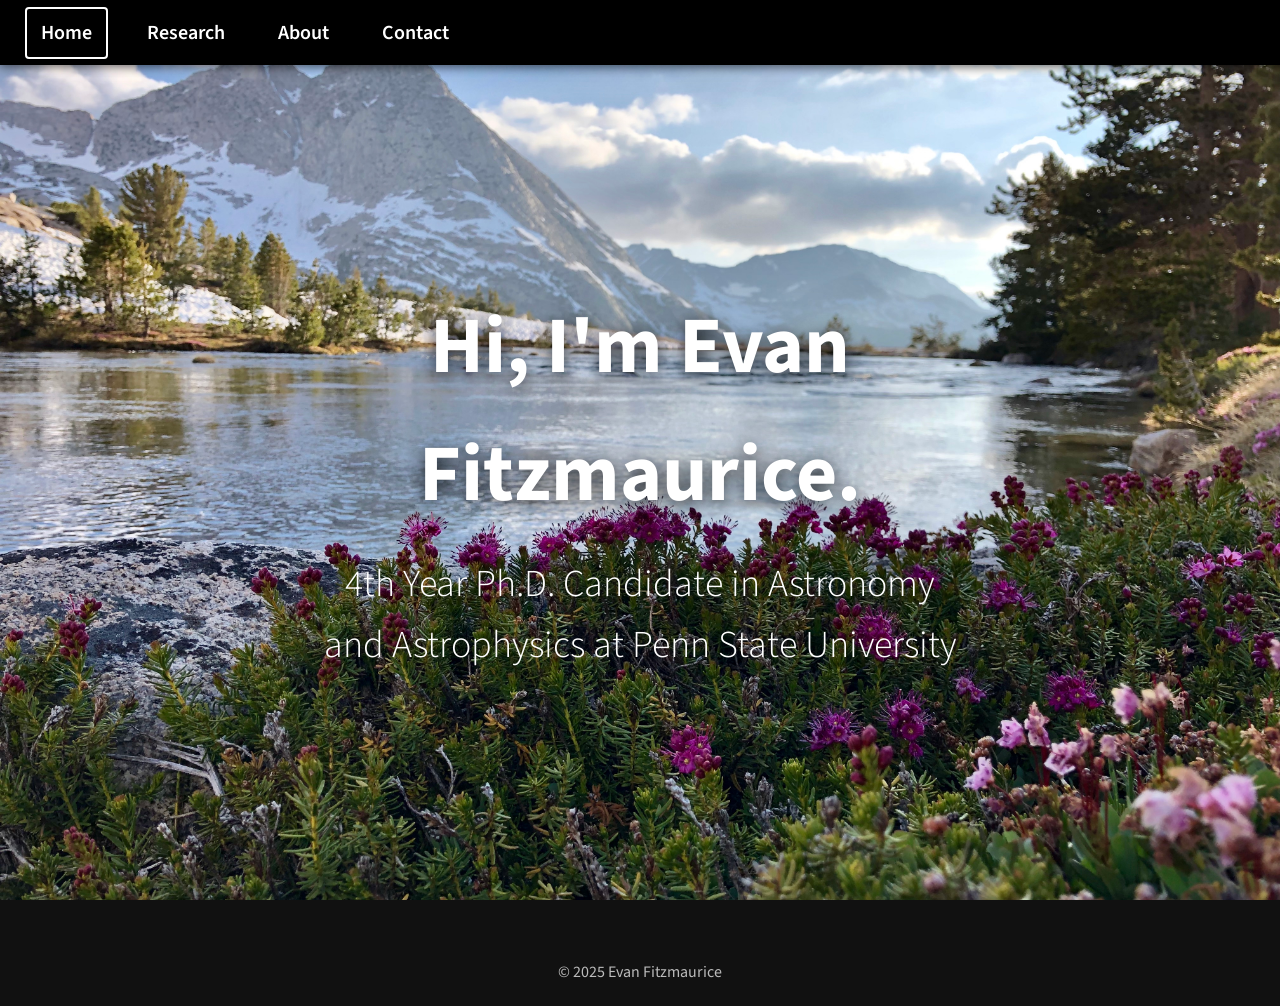
<file: index.html>
<!DOCTYPE html>
<html lang="en">
<head>
    <meta charset="UTF-8">
    <meta name="viewport" content="width=device-width, initial-scale=1.0">
    <title>Evan Fitzmaurice — Home</title>
    <link rel="stylesheet" href="styles.css">
</head>

<body>

<div class="navbar">
    <a class="active" href="index.html">Home</a>
    <a href="research.html">Research</a>
    <a href="about.html">About</a>
    <a href="contact.html">Contact</a>
</div>

<div class="banner-wrapper">
    <img src="images/banner.jpg" class="banner">

    <div class="banner-text">
        <h1>Hi, I'm Evan Fitzmaurice.</h1>
        <h2>4th Year Ph.D. Candidate in Astronomy and Astrophysics at Penn State University</h2>
    </div>
</div>

<footer>
    © 2025 Evan Fitzmaurice
</footer>

</body>
</html>
</file>
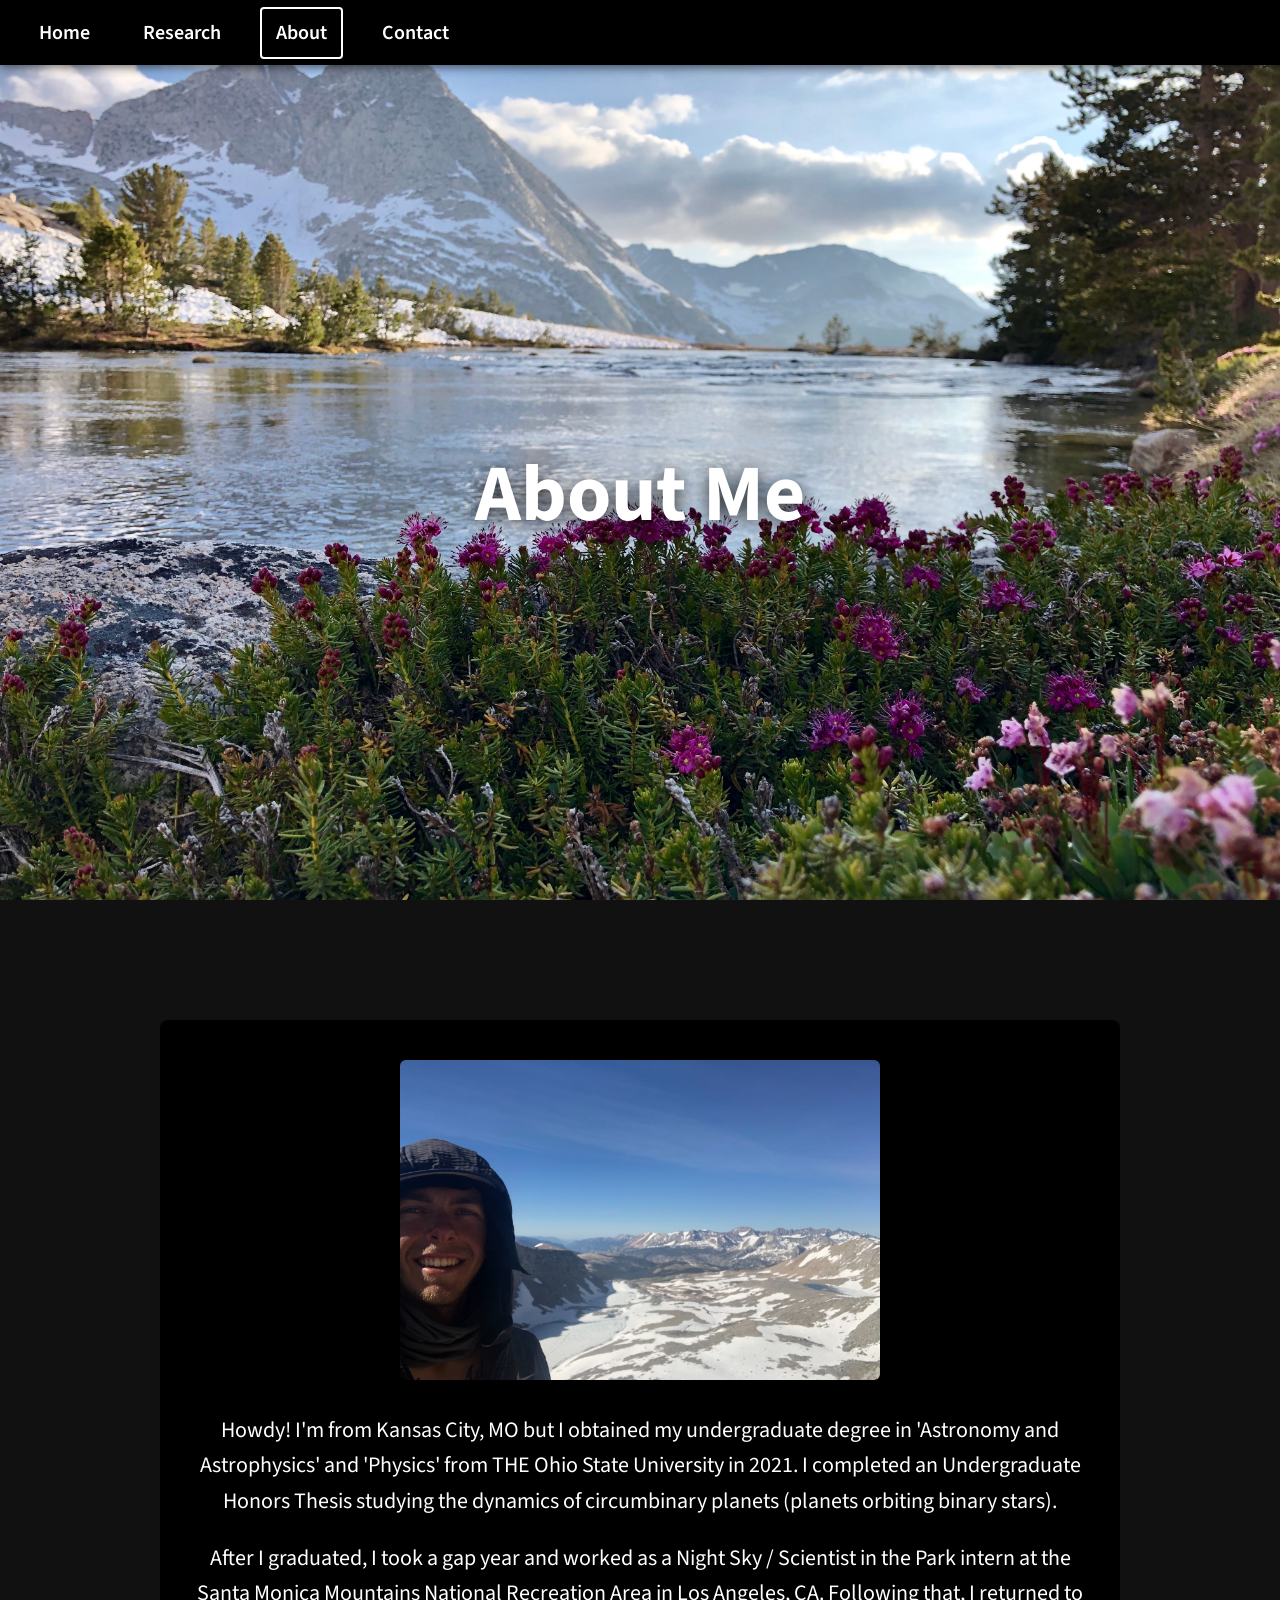
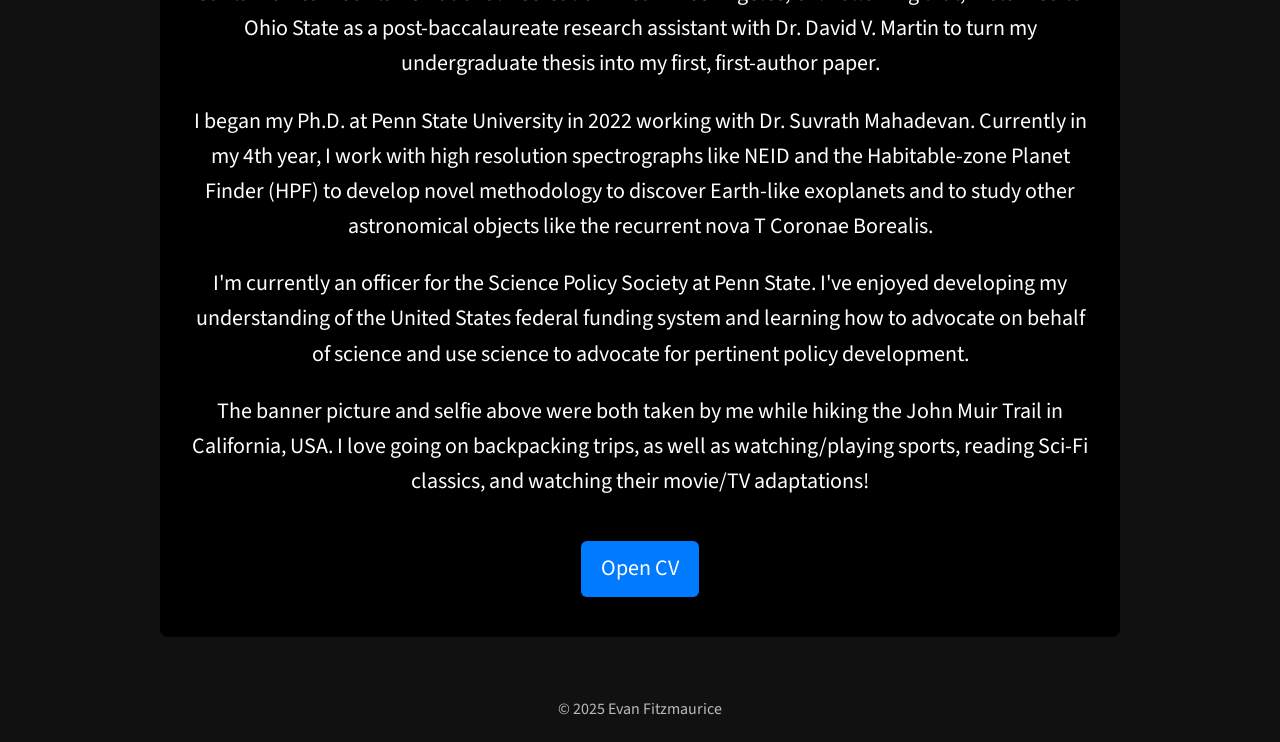
<file: about.html>
<!DOCTYPE html>
<html lang="en">
<head>
    <meta charset="UTF-8">
    <meta name="viewport" content="width=device-width, initial-scale=1.0">
    <title>Evan Fitzmaurice — About</title>
    <link rel="stylesheet" href="styles.css">
</head>

<body>

<!-- NAVIGATION BAR -->
<div class="navbar">
    <a href="index.html">Home</a>
    <a href="research.html">Research</a>
    <a class="active" href="about.html">About</a>
    <a href="contact.html">Contact</a>
</div>

<!-- FULLSCREEN BANNER -->
<div class="banner-wrapper">
    <img src="images/banner.jpg" class="banner">
    <div class="banner-text">
        <h1>About Me</h1>
    </div>
</div>

<!-- MAIN CONTENT -->
<main class="container">

    <div class="profile-name-overlay">
        <img src="images/profile.jpg" class="profile">
        <!-- <h1 class="profile-name">Evan Fitzmaurice</h1> -->
    </div>

    <p>Howdy! I'm from Kansas City, MO but I obtained my undergraduate degree in
       'Astronomy and Astrophysics' and 'Physics' from THE Ohio State University in 2021.
       I completed an Undergraduate Honors Thesis studying the dynamics of circumbinary 
       planets (planets orbiting binary stars).</p>

    <p>After I graduated, I took a gap year and worked as a Night Sky / Scientist in the Park 
       intern at the Santa Monica Mountains National Recreation Area in Los Angeles, CA. 
       Following that, I returned to Ohio State as a post-baccalaureate research assistant 
       with Dr. David V. Martin to turn my undergraduate thesis into my first, first-author paper.</p>

    <p>I began my Ph.D. at Penn State University in 2022 working with Dr. Suvrath Mahadevan. 
       Currently in my 4th year, I work with high resolution spectrographs like NEID and the Habitable-zone Planet Finder (HPF) 
       to develop novel methodology to discover Earth-like exoplanets and to study other 
       astronomical objects like the recurrent nova T Coronae Borealis.</p>

    <p>I'm currently an officer for the Science Policy Society at Penn State. I've enjoyed developing my understanding
       of the United States federal funding system and learning how to advocate on behalf of science and use science to advocate
       for pertinent policy development. </p>
    
    <p>The banner picture and selfie above were both taken by me while hiking the John Muir Trail in California, USA.
       I love going on backpacking trips, as well as watching/playing sports, reading Sci-Fi classics, and watching their movie/TV adaptations! </p>

    <a class="btn" href="pdf/CV.pdf" target="_blank">Open CV</a>

</main>

<footer>
    © 2025 Evan Fitzmaurice
</footer>

</body>
</html>
</file>
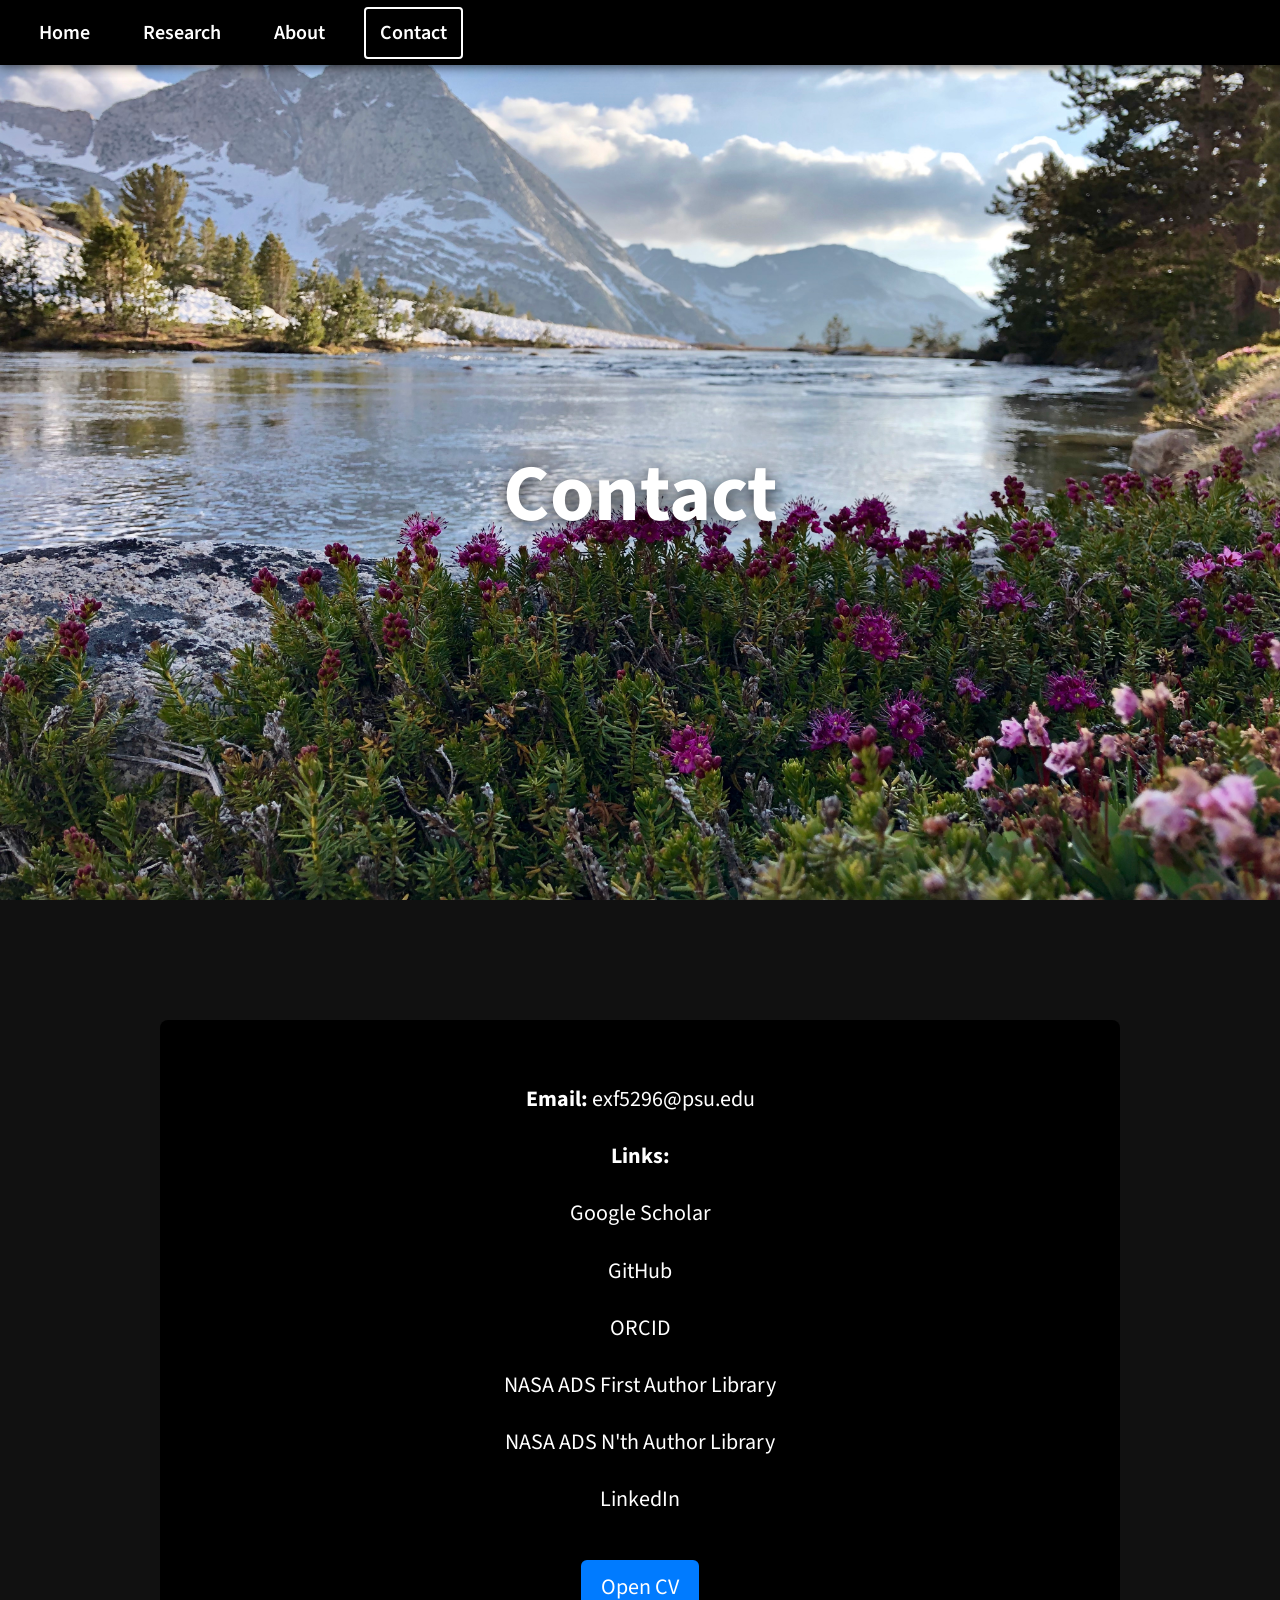
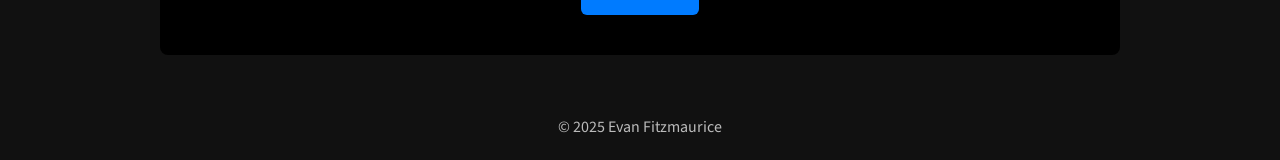
<file: contact.html>
<!DOCTYPE html>
<html lang="en">
<head>
    <meta charset="UTF-8">
    <meta name="viewport" content="width=device-width, initial-scale=1.0">
    <title>Evan Fitzmaurice — Contact</title>
    <link rel="stylesheet" href="styles.css">
</head>

<body>

<div class="navbar">
    <a href="index.html">Home</a>
    <a href="research.html">Research</a>
    <a href="about.html">About</a>
    <a class="active" href="contact.html">Contact</a>
</div>

<div class="banner-wrapper">
    <img src="images/banner.jpg" class="banner">
    <div class="banner-text">
        <h1>Contact</h1>
    </div>
</div>

<main class="container">

    <p><strong>Email:</strong> exf5296@psu.edu </p>

    <p><strong>Links:</strong></p>
    <p><a href="https://scholar.google.com/citations?hl=en&user=VeOOoK8AAAAJ">Google Scholar</a></li></p>
    <p><a href="https://github.com/evanlfitz">GitHub</a></li></p>
    <p><a href="https://orcid.org/0000-0003-0199-9699">ORCID</a></li></p>
    <p><a href="https://ui.adsabs.harvard.edu/public-libraries/vxpDVkmzSSCCzWUralrwIA">NASA ADS First Author Library</a></li></p>
    <p><a href="https://ui.adsabs.harvard.edu/public-libraries/Zz_GuL9zRkOLhA21HeHVLg">NASA ADS N'th Author Library</a></li></p>
    <p><a href="https://www.linkedin.com/in/evanfitzmaurice">LinkedIn</a></li></p>


    <a class="btn" href="pdf/CV.pdf" target="_blank">Open CV</a>
</main>

<footer>
    © 2025 Evan Fitzmaurice
</footer>

</body>
</html>
</file>
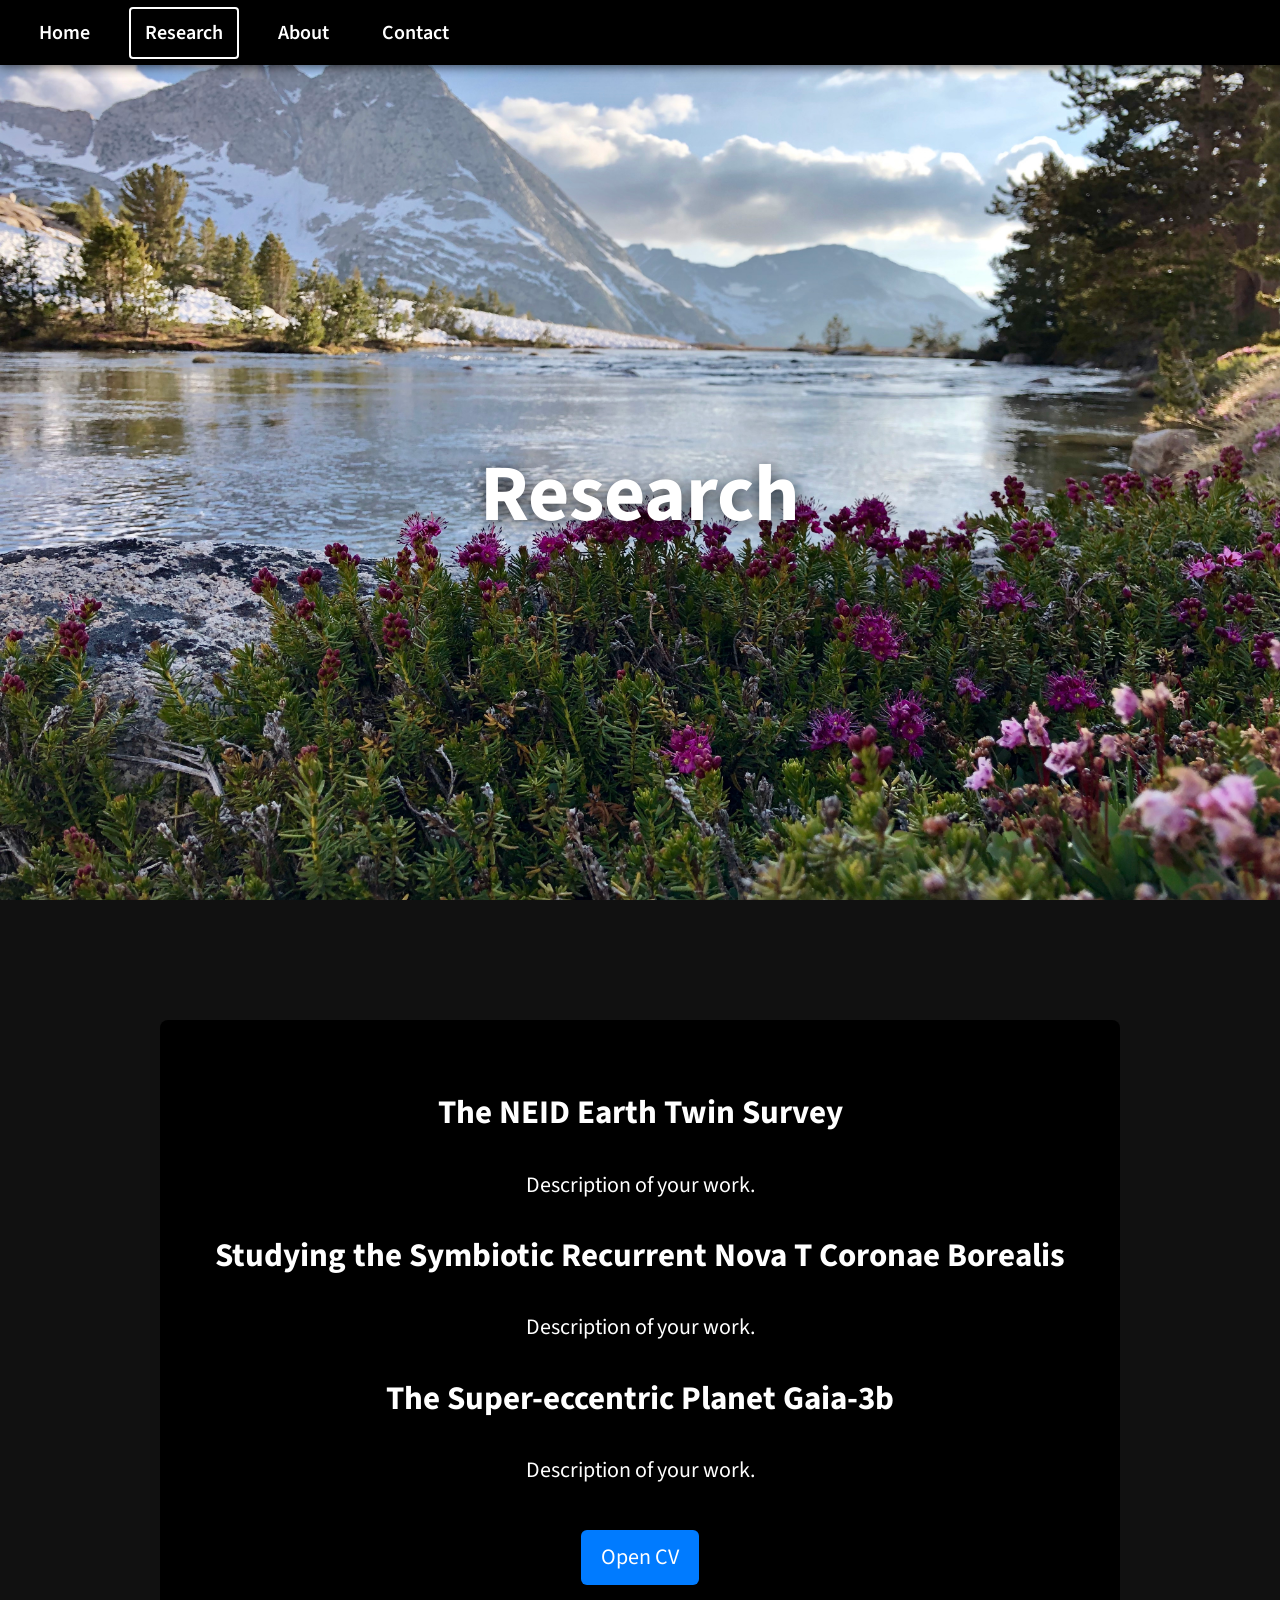
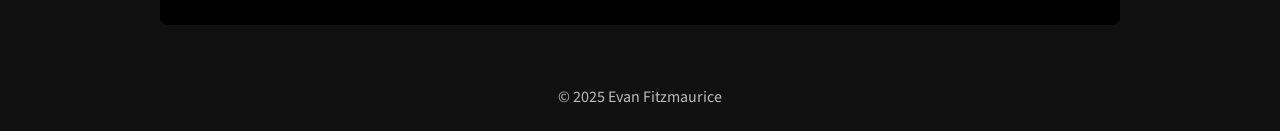
<file: research.html>
<!DOCTYPE html>
<html lang="en">
<head>
    <meta charset="UTF-8">
    <meta name="viewport" content="width=device-width, initial-scale=1.0">
    <title>Evan Fitzmaurice — Research</title>
    <link rel="stylesheet" href="styles.css">
</head>

<body>

<div class="navbar">
    <a href="index.html">Home</a>
    <a class="active" href="research.html">Research</a>
    <a href="about.html">About</a>
    <a href="contact.html">Contact</a>
</div>

<div class="banner-wrapper">
    <img src="images/banner.jpg" class="banner">
    <div class="banner-text">
        <h1>Research</h1>
    </div>
</div>

<main class="container">

    <h2>The NEID Earth Twin Survey</h2>
    <p>Description of your work.</p>

    <h2>Studying the Symbiotic Recurrent Nova T Coronae Borealis</h2>
    <p>Description of your work.</p>

    <h2>The Super-eccentric Planet Gaia-3b</h2>
    <p>Description of your work.</p>

    <a class="btn" href="pdf/CV.pdf" target="_blank">Open CV</a>

</main>

<footer>
    © 2025 Evan Fitzmaurice
</footer>

</body>
</html>
</file>
<file: styles.css>
/* ============================================
   FONT — style (Source Sans Pro)
   ============================================ */
@import url('https://fonts.googleapis.com/css2?family=Source+Sans+Pro:wght@300;400;600;700&display=swap');

/* ============================================
   GLOBAL STYLES
   ============================================ */
body {
    margin: 0;
    font-family: 'Source Sans Pro', sans-serif;
    line-height: 1.6;
    color: white;
    background: #111;
}

a {
    color: white;
    text-decoration: none;
}

/* ============================================
   FIXED FULL-WIDTH BLACK NAVIGATION BAR
   ============================================ */
.navbar {
    position: fixed;
    top: 0;
    left: 0;
    height: 65px;
    width: 100%;
    background: black;
    display: flex;
    align-items: center;
    padding-left: 25px;
    z-index: 1000;
    box-shadow: 0 2px 10px rgba(0,0,0,0.6);
}

.navbar a {
    color: white;
    margin-right: 25px;
    font-size: 20px;
    font-weight: 600;
    padding: 8px 14px;
    border-radius: 4px;
    transition: 0.2s;
}

.navbar a:hover {
    background: #333;
}

.navbar a.active {
    border: 2px solid white;
}

/* ============================================
   FULLSCREEN BANNER
   ============================================ */
.banner-wrapper {
    height: 100vh;
    width: 100%;
    overflow: hidden;
    position: relative;
}

.banner {
    width: 100%;
    height: 100%;
    object-fit: cover;
}

/* ============================================
   CENTERED BANNER TEXT — enlarged
   ============================================ */
.banner-text {
    position: absolute;
    top: 55%;
    left: 50%;
    transform: translate(-50%, -50%);
    text-align: center;
    color: white;
    text-shadow: 0 4px 18px rgba(0,0,0,0.8);
}

.banner-text h1 {
    font-size: 80px;
    margin: 0;
    font-weight: 700;
}

.banner-text h2 {
    font-size: 38px;
    margin-top: 15px;
    font-weight: 300;
}

/* ============================================
   MAIN CONTENT — centered black content box
   ============================================ */
.container {
    max-width: 900px;
    margin: 60px auto;
    padding: 40px 30px;
    background: #000;
    text-align: center;
    border-radius: 8px;
    margin-top: 120px; /* spacing below fixed navbar */
    font-size: 22px;
}

/* ============================================
   PROFILE IMAGE — larger, centered with name overlay
   ============================================ */
/* .profile-name-overlay {
    position: relative;
    display: inline-block;
    margin: 0 auto;
} */
.profile-name-overlay {
    width: fit-content;
    margin: 0 auto;
}

.profile {
    width: 480px;       /* large image */
    height: 320px;
    object-fit: cover;
    border-radius: 6px;
}

/* Name overlay on image */
.profile-name {
    position: absolute;
    bottom: 12px;
    left: 16px;
    font-size: 40px;
    font-weight: 700;
    color: white;
    text-shadow: 0 2px 6px rgba(0,0,0,0.7);
    margin: 0;
}

/* ============================================
   BUTTONS
   ============================================ */
.btn {
    display: inline-block;
    padding: 10px 20px;
    background: #007bff;
    text-decoration: none;
    color: white;
    border-radius: 6px;
    margin-top: 20px;
}

.btn:hover {
    background: #005fcc;
}

/* ============================================
   FOOTER
   ============================================ */
footer {
    text-align: center;
    margin: 60px 0 20px;
    color: #bbb;
}
</file>
